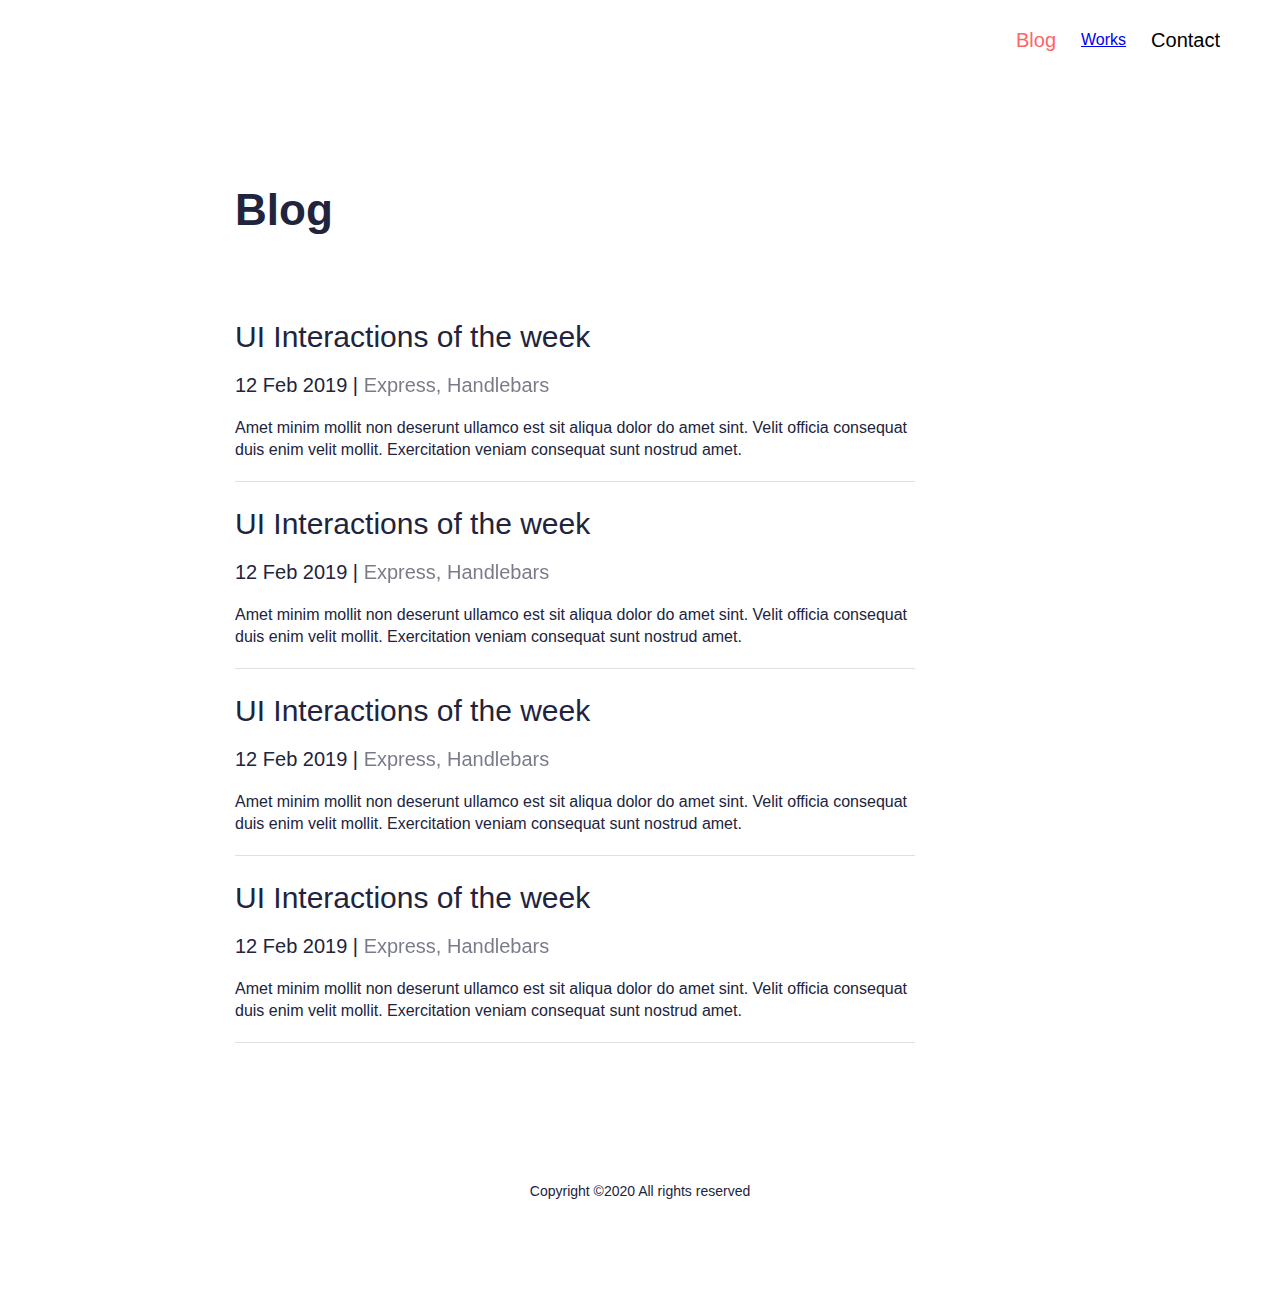
<file: index.html>
<!DOCTYPE html>
<html lang="en">
<head>
    <meta charset="UTF-8">
    <meta name="viewport" content="width=device-width, initial-scale=1.0">
    <link rel="stylesheet" href="https://cdnjs.cloudflare.com/ajax/libs/font-awesome/6.5.1/css/all.min.css" integrity="sha512-DTOQO9RWCH3ppGqcWaEA1BIZOC6xxalwEsw9c2QQeAIftl+Vegovlnee1c9QX4TctnWMn13TZye+giMm8e2LwA==" crossorigin="anonymous" referrerpolicy="no-referrer" />
    <link rel="stylesheet" href="./global/global.css">
    <title>Homework</title>
</head>
<body>
     <nav>
        <div class="nav-icon">
             <span>
                <i class="fa-solid fa-bars"></i>
             </span>
        </div>
        <div class="nav-desc">
            <h3>Blog</h3>
            <a href="./index2.html">Works</a>
            <h2>Contact</h2>
        </div>
    </nav>
    <main class="box">
        <h1>Blog</h1>
        <div class="main1">
            <h2>UI Interactions of the week</h2>
            <h3>12 Feb 2019 | <span>Express, Handlebars</span></h3>
            <p>
                Amet minim mollit non deserunt ullamco est sit aliqua dolor do amet sint. Velit officia consequat duis enim velit mollit. Exercitation veniam consequat sunt nostrud amet.
            </p>
            <section></section>
        </div>
        <div class="main1">
            <h2>UI Interactions of the week</h2>
            <h3>12 Feb 2019 | <span>Express, Handlebars</span></h3>
            <p>
                Amet minim mollit non deserunt ullamco est sit aliqua dolor do amet sint. Velit officia consequat duis enim velit mollit. Exercitation veniam consequat sunt nostrud amet.
            </p>
            <section></section>
        </div>
        <div class="main1">
            <h2>UI Interactions of the week</h2>
            <h3>12 Feb 2019 | <span>Express, Handlebars</span></h3>
            <p>
                Amet minim mollit non deserunt ullamco est sit aliqua dolor do amet sint. Velit officia consequat duis enim velit mollit. Exercitation veniam consequat sunt nostrud amet.
            </p>
            <section></section>
        </div>
        <div class="main1">
            <h2>UI Interactions of the week</h2>
            <h3>12 Feb 2019 | <span>Express, Handlebars</span></h3>
            <p>
                Amet minim mollit non deserunt ullamco est sit aliqua dolor do amet sint. Velit officia consequat duis enim velit mollit. Exercitation veniam consequat sunt nostrud amet.
            </p>
            <section></section>
        </div>
    </main>
    <footer>
        <aside>
            <span>
                <i class="fa-brands fa-facebook"></i>
            </span>
            <span>
                <i class="fa-brands fa-instagram"></i>
            </span>
            <span>
                <i class="fa-brands fa-twitter"></i>
            </span>
            <span>
                <i class="fa-brands fa-linkedin"></i>
            </span>
        </aside>
         <p>
                Copyright ©2020 All rights reserved 
            </p>
    </footer>
</body>
</html>
</file>
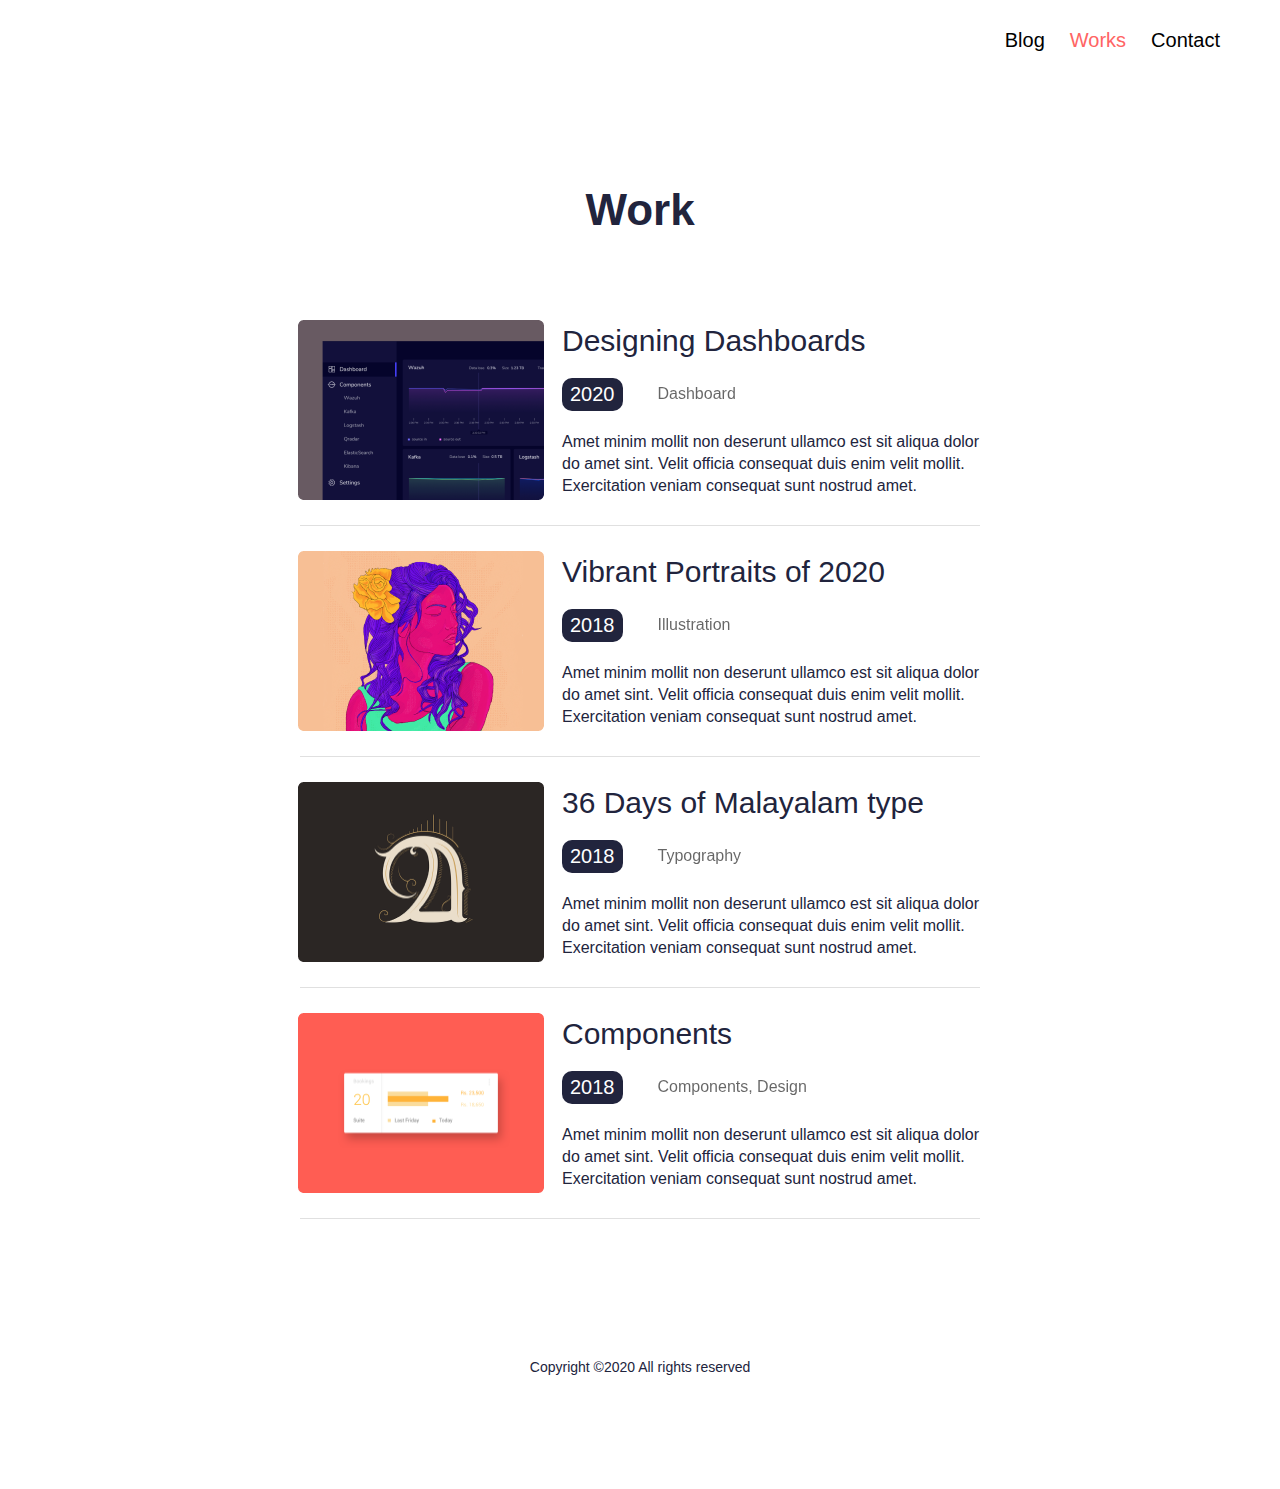
<file: index2.html>
<!DOCTYPE html>
<html lang="en">
<head>
    <meta charset="UTF-8">
    <meta name="viewport" content="width=device-width, initial-scale=1.0">
    <link rel="stylesheet" href="https://cdnjs.cloudflare.com/ajax/libs/font-awesome/6.5.1/css/all.min.css" integrity="sha512-DTOQO9RWCH3ppGqcWaEA1BIZOC6xxalwEsw9c2QQeAIftl+Vegovlnee1c9QX4TctnWMn13TZye+giMm8e2LwA==" crossorigin="anonymous" referrerpolicy="no-referrer" />
    <link rel="stylesheet" href="./global_2/global2.css">
    <title>Figma - Work</title>
</head>
<body>
    <nav>
        <div class="nav-icon">
            <span>
               <i class="fa-solid fa-bars"></i>
            </span>
       </div>
       <div class="nav-desc">
           <h2>Blog</h2>
           <h3>Works</h3>
           <h2>Contact</h2>
       </div>
    </nav>
    <main class="box">
        <h1>Work</h1>
        <aside>
            <div class="main-img">
                <img src="./images/Recta.png" alt="Recta">
            </div>
            <div class="main1">
                <h2>Designing Dashboards</h2>
                <div class="main-h3">
                <h3>2020</h3>
                <span>Dashboard</span>
                </div>
                <p>
                    Amet minim mollit non deserunt ullamco est sit aliqua dolor do amet sint. Velit officia consequat duis enim velit mollit. Exercitation veniam consequat sunt nostrud amet.
                </p>
            </div>
        </aside>
        <section></section>
        <aside>
            <div class="main-img">
                <img src="./images/Recta2.png" alt="Recta2">
            </div>
            <div class="main1">
                <h2>Vibrant Portraits of 2020 </h2>
                <div class="main-h3">
                <h3>2018</h3>
                <span>Illustration</span>
                </div>
                <p>
                    Amet minim mollit non deserunt ullamco est sit aliqua dolor do amet sint. Velit officia consequat duis enim velit mollit. Exercitation veniam consequat sunt nostrud amet.
                </p>
            </div>
        </aside>
        <section></section>
        <aside>
            <div class="main-img">
                <img src="./images/Recta3.png" alt="Recta3">
            </div>
            <div class="main1">
                <h2>36 Days of Malayalam type</h2>
                <div class="main-h3">
                <h3>2018</h3>
                <span>Typography</span>
                </div>
                <p>
                    Amet minim mollit non deserunt ullamco est sit aliqua dolor do amet sint. Velit officia consequat duis enim velit mollit. Exercitation veniam consequat sunt nostrud amet.
                </p>
            </div>
        </aside>
        <section></section>
        <aside>
            <div class="main-img">
                <img src="./images/Recta4.png" alt="Recta4">
            </div>
            <div class="main1">
                <h2>Components</h2>
                <div class="main-h3">
                <h3>2018</h3>
                <span>Components, Design</span>
                </div>
                <p>
                    Amet minim mollit non deserunt ullamco est sit aliqua dolor do amet sint. Velit officia consequat duis enim velit mollit. Exercitation veniam consequat sunt nostrud amet.
                </p>
            </div>
        </aside>
        <section></section>
    </main>
    <footer>
        <aside>
            <span>
                <i class="fa-brands fa-facebook"></i>
            </span>
            <span>
                <i class="fa-brands fa-instagram"></i>
            </span>
            <span>
                <i class="fa-brands fa-twitter"></i>
            </span>
            <span>
                <i class="fa-brands fa-linkedin"></i>
            </span>
        </aside>
         <p>
                Copyright ©2020 All rights reserved 
            </p>
    </footer>
</body>
</html>
</file>
<file: global/global.css>
@import url(./navbar/nav.css);
@import url(./main/main.css);
@import url(./footer/footer.css);
* {
  margin: 0;
  padding: 0;
  box-sizing: border-box;
  font-family: sans-serif;
}

.box {
  padding: 0px 235px;
}

@media (max-width: 1100px) {
  .box {
    padding: 0px 180px;
  }
}
@media (max-width: 970px) {
  .box {
    padding: 0px 160px;
  }
}
@media (max-width: 780px) {
  .box {
    padding: 0px 110px;
  }
}
@media (max-width: 600px) {
  .box {
    padding: 0px 90px;
  }
}
@media (max-width: 480px) {
  .box {
    padding: 0px 60px;
  }
}/*# sourceMappingURL=global.css.map */
</file>
<file: global_2/global2.css>
@import url(./nav2/nav2.css);
@import url(./main2/main2.css);
@import url(./footer2/footer2.css);
* {
  margin: 0;
  padding: 0;
  box-sizing: border-box;
  font-family: sans-serif;
}

.box {
  padding: 0px 235px;
}

@media (max-width: 1100px) {
  .box {
    padding: 0px 180px;
  }
}
@media (max-width: 970px) {
  .box {
    padding: 0px 160px;
  }
}
@media (max-width: 780px) {
  .box {
    padding: 0px 80px;
  }
}
@media (max-width: 680px) {
  .box {
    padding: 0px 65px;
  }
}
@media (max-width: 600px) {
  .box {
    padding: 0px 50px;
  }
}
@media (max-width: 550px) {
  .box {
    padding: 0px 30px;
  }
}
@media (max-width: 480px) {
  .box {
    padding: 0px 60px;
  }
}/*# sourceMappingURL=global2.css.map */
</file>
